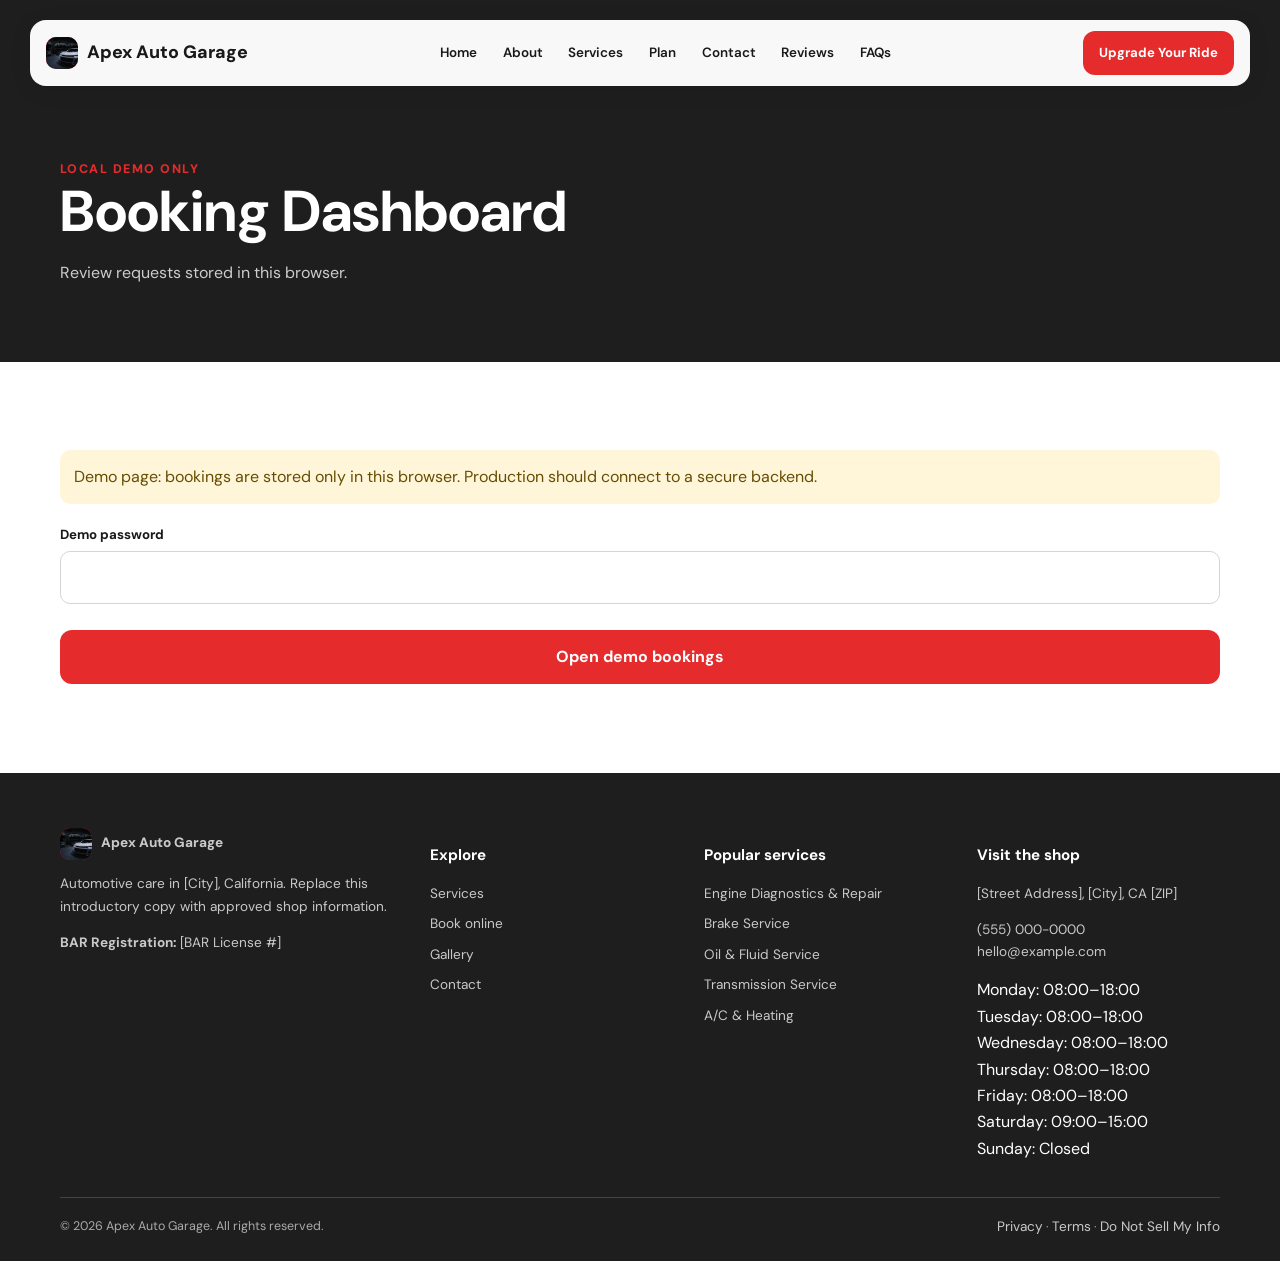
<file: admin.html>
<!doctype html><html lang="en"><head><meta charset="utf-8"><meta name="viewport" content="width=device-width,initial-scale=1"><title>Demo Admin | Apex Auto Garage</title><meta name="description" content="Local demo booking dashboard."><link rel="icon" href="images/logo/logo.jpg"><link rel="stylesheet" href="css/styles.css"><script defer src="js/siteConfig.js"></script><script defer src="js/main.js"></script><script defer src="js/admin.js"></script></head><body><header class="page-hero"><div class="container"><span class="section__eyebrow">Local demo only</span><h1>Booking Dashboard</h1><p>Review requests stored in this browser.</p></div></header><main id="main" class="section"><div class="container" data-admin></div></main></body></html>
</file>
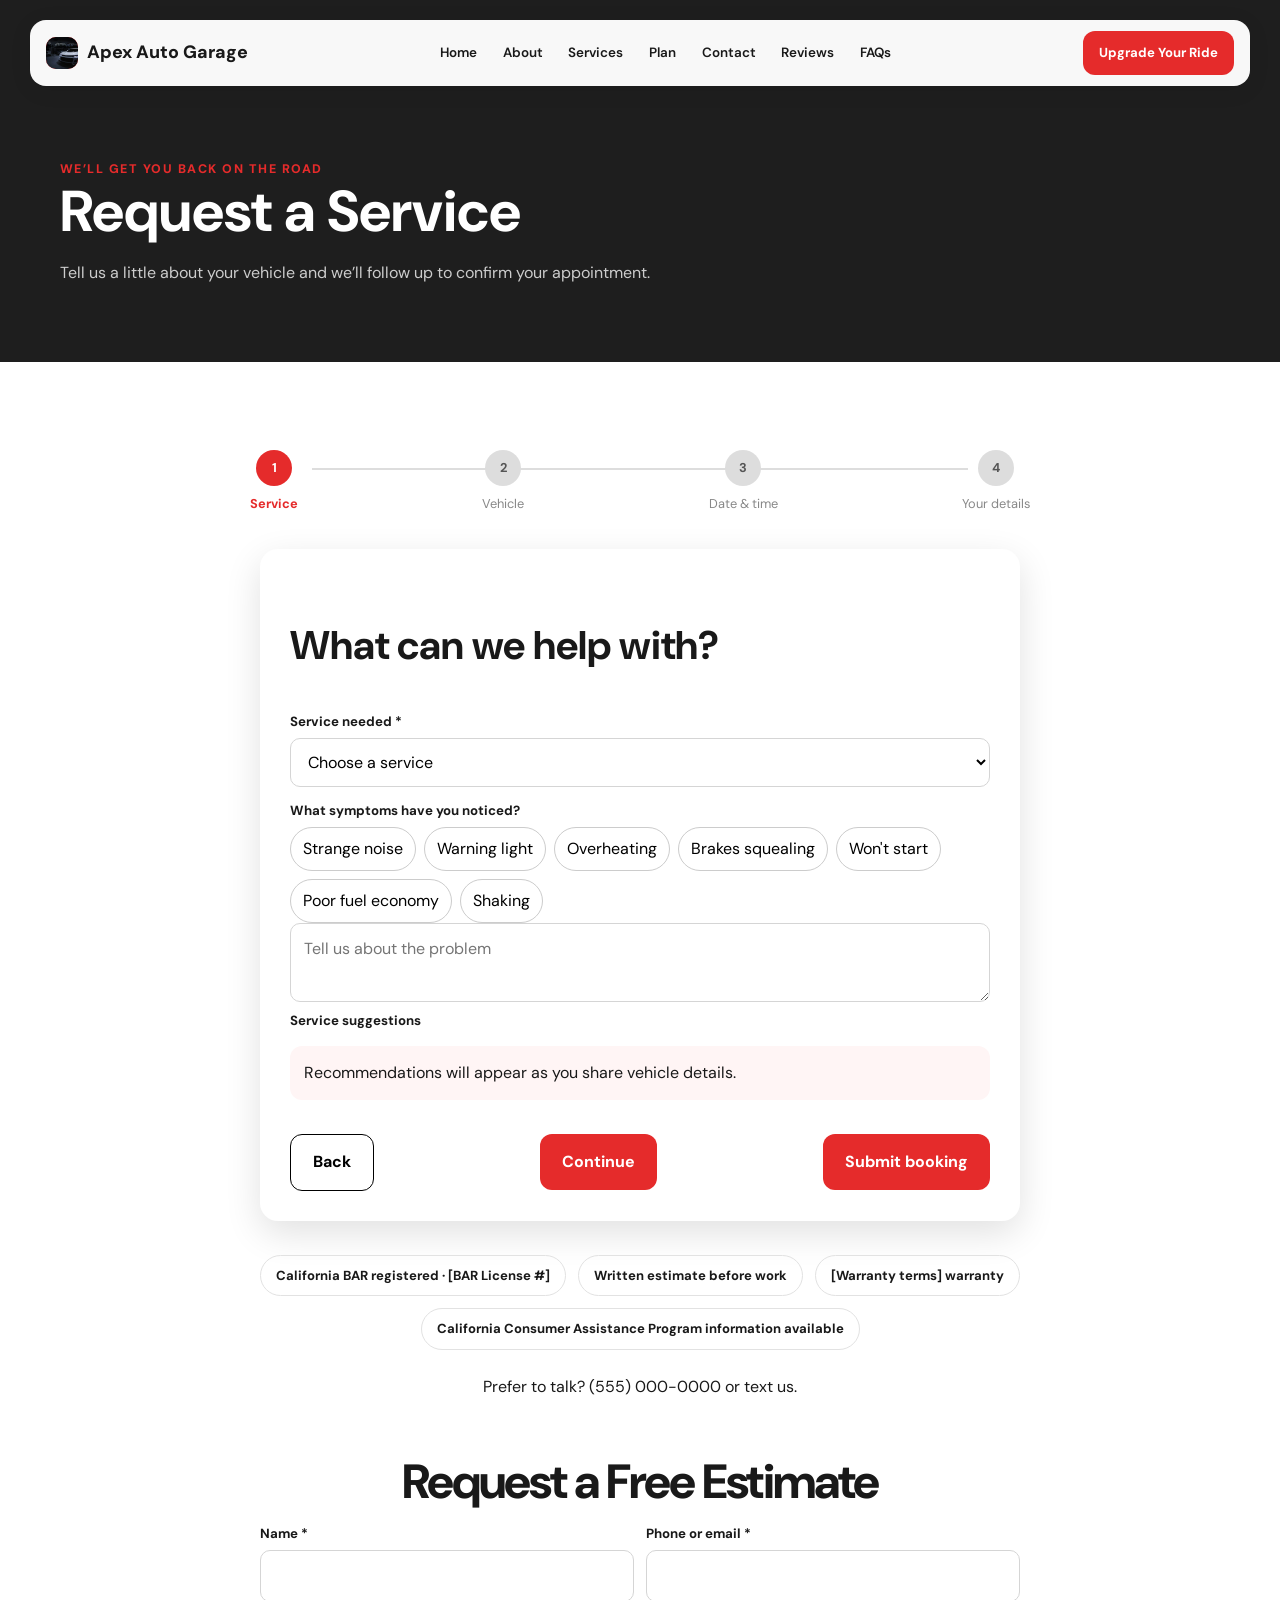
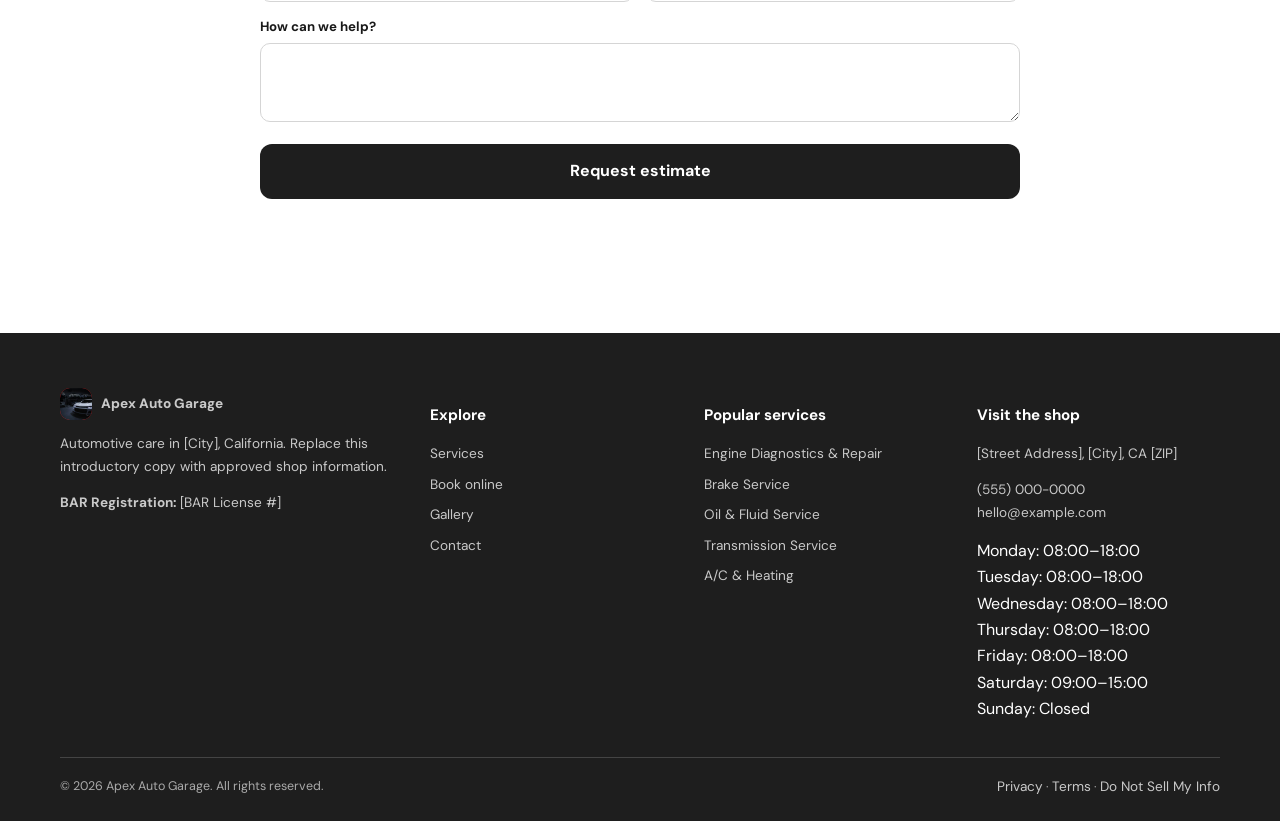
<file: booking.html>
<!doctype html><html lang="en"><head><meta charset="utf-8"><meta name="viewport" content="width=device-width,initial-scale=1"><title>Book a Service | Apex Auto Garage</title><meta name="description" content="Request an auto service appointment or free estimate from Apex Auto Garage."><meta property="og:title" content="Book a Service | Apex Auto Garage"><meta property="og:description" content="Request an auto service appointment or estimate."><link rel="icon" href="images/logo/logo.jpg"><link rel="stylesheet" href="css/styles.css"><script defer src="js/siteConfig.js"></script><script defer src="js/i18n.js"></script><script defer src="js/main.js"></script><script defer src="js/booking.js"></script></head><body><header class="page-hero"><div class="container"><span class="section__eyebrow">We’ll get you back on the road</span><h1>Request a Service</h1><p>Tell us a little about your vehicle and we’ll follow up to confirm your appointment.</p></div></header><main id="main" class="section"><div class="container"><div class="booking-steps" aria-label="Booking progress"><div class="booking-step is-active"><div class="booking-step__dot">1</div>Service</div><div class="booking-step"><div class="booking-step__dot">2</div>Vehicle</div><div class="booking-step"><div class="booking-step__dot">3</div>Date &amp; time</div><div class="booking-step"><div class="booking-step__dot">4</div>Your details</div></div><form class="booking-panel form" data-booking-form><div class="booking-panel__step is-active"><h2>What can we help with?</h2><div class="form__field"><label for="service">Service needed *</label><select id="service" name="service" required><option value="">Choose a service</option></select><div class="form__error"></div></div><div class="form__field"><label for="problem">What symptoms have you noticed?</label><div class="chips" data-symptoms></div><textarea id="problem" name="problem" placeholder="Tell us about the problem"></textarea></div><div class="form__field"><label>Service suggestions</label><div class="recommendations" data-recommendations>Recommendations will appear as you share vehicle details.</div></div></div><div class="booking-panel__step"><h2>Your vehicle</h2><div class="form__row"><div class="form__field"><label for="make">Make *</label><select id="make" name="make" required></select><div class="form__error"></div></div><div class="form__field"><label for="model">Model *</label><input id="model" name="model" required placeholder="e.g. Camry"><div class="form__error"></div></div></div><div class="form__field"><label for="year">Year *</label><select id="year" name="year" required></select><div class="form__error"></div></div><div class="form__field"><label for="plate">License plate (optional)</label><input id="plate" name="plate"></div></div><div class="booking-panel__step"><h2>Preferred date and time</h2><div class="form__row"><div class="form__field"><label for="date">Date *</label><input id="date" type="date" name="date" required><div class="form__error"></div></div><div class="form__field"><label for="time">Time slot *</label><select id="time" name="time" required><option value="">Choose a time</option><option>8:00–10:00 AM</option><option>10:00 AM–12:00 PM</option><option>12:00–2:00 PM</option><option>2:00–4:00 PM</option></select><div class="form__error"></div></div></div></div><div class="booking-panel__step"><h2>Your contact details</h2><div class="form__row"><div class="form__field"><label for="name">Full name *</label><input id="name" name="name" required autocomplete="name"><div class="form__error"></div></div><div class="form__field"><label for="phone">Phone *</label><input id="phone" name="phone" required type="tel" autocomplete="tel"><div class="form__error"></div></div></div><div class="form__field"><label for="email">Email *</label><input id="email" name="email" required type="email" autocomplete="email"><div class="form__error"></div></div><label><input type="checkbox" name="smsConsent" value="yes"> I agree to receive appointment updates by text.</label><p class="form__status" data-form-status aria-live="polite"></p></div><div class="booking-nav"><button type="button" class="button button--outline" data-back>Back</button><button type="button" class="button button--red" data-next>Continue</button><button type="submit" class="button button--red" data-submit hidden>Submit booking</button></div></form><div class="trust-strip" data-trust></div><p class="contact-inline">Prefer to talk? <a data-contact-phone href="tel:">Call us</a> or <a data-sms href="sms:">text us</a>.</p><section class="estimate-section"><h2 class="section__title">Request a Free Estimate</h2><form class="form" data-estimate-form><div class="form__row"><div class="form__field"><label for="estimate-name">Name *</label><input id="estimate-name" name="name" required></div><div class="form__field"><label for="estimate-contact">Phone or email *</label><input id="estimate-contact" name="contact" required></div></div><div class="form__field"><label for="estimate-details">How can we help?</label><textarea id="estimate-details" name="details"></textarea></div><button class="button button--dark">Request estimate</button><p data-estimate-status aria-live="polite"></p></form></section></div></main></body></html>
</file>
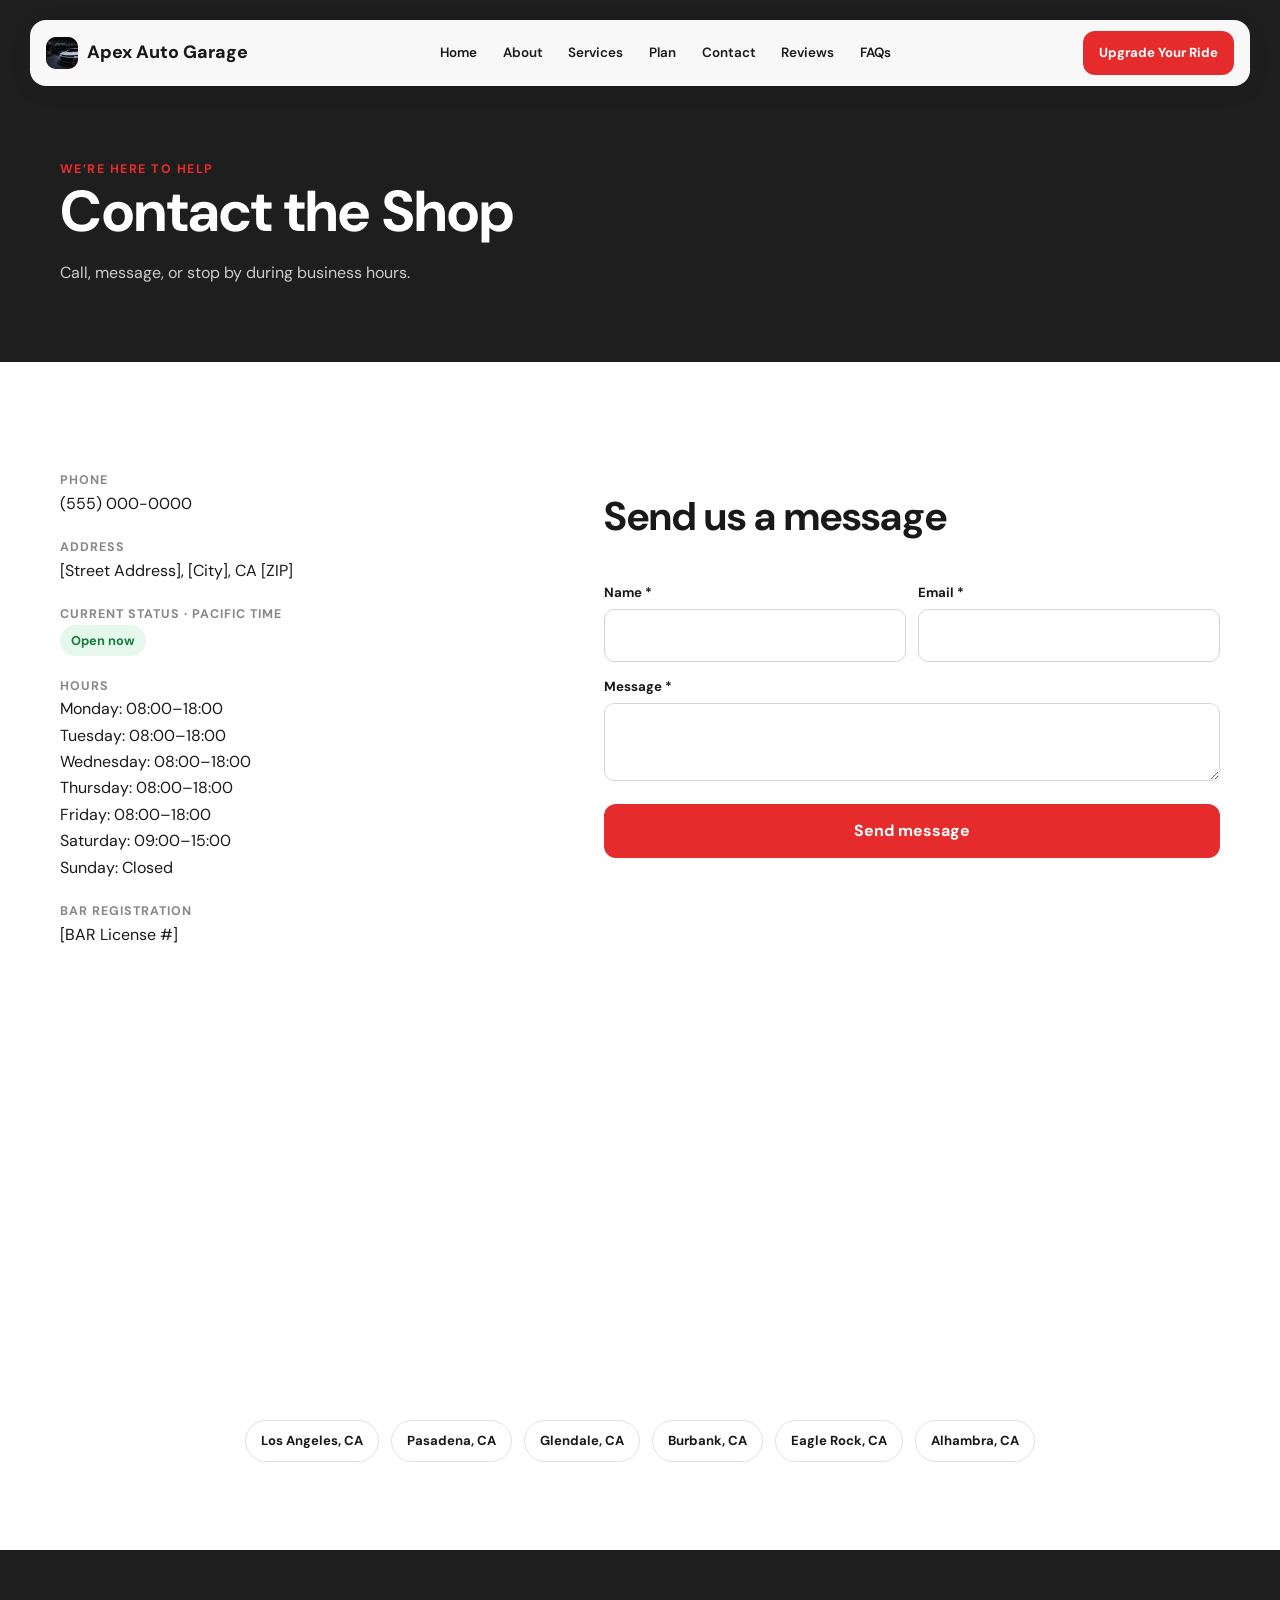
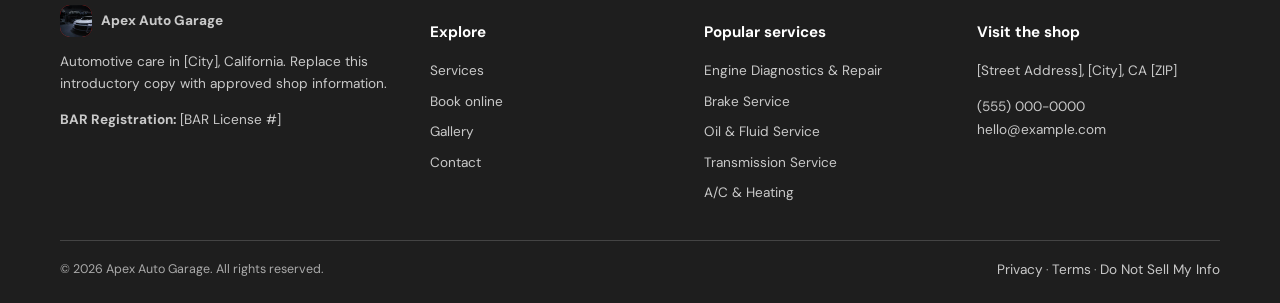
<file: contact.html>
<!doctype html><html lang="en"><head><meta charset="utf-8"><meta name="viewport" content="width=device-width,initial-scale=1"><title>Contact Apex Auto Garage | Auto Repair in California</title><meta name="description" content="Call or visit Apex Auto Garage in [City], California."><meta property="og:title" content="Contact Apex Auto Garage"><meta property="og:description" content="Call or visit our California auto repair shop."><link rel="icon" href="images/logo/logo.jpg"><link rel="stylesheet" href="css/styles.css"><script defer src="js/siteConfig.js"></script><script defer src="js/i18n.js"></script><script defer src="js/main.js"></script></head><body><header class="page-hero"><div class="container"><span class="section__eyebrow">We’re here to help</span><h1>Contact the Shop</h1><p>Call, message, or stop by during business hours.</p></div></header><main id="main" class="section"><div class="container contact-grid"><div class="contact-info"><div class="contact-info__item"><div class="contact-info__label">Phone</div><a class="contact-info__value" data-contact-phone href="tel:"></a></div><div class="contact-info__item"><div class="contact-info__label">Address</div><div data-contact-address></div></div><div class="contact-info__item"><div class="contact-info__label">Current status · Pacific Time</div><span class="open-indicator" data-open-now></span></div><div class="contact-info__item"><div class="contact-info__label">Hours</div><div data-hours-list></div></div><div class="contact-info__item"><div class="contact-info__label">BAR registration</div><div data-config="barLicense">[BAR License #]</div></div></div><div><h2>Send us a message</h2><form class="form" data-contact-form><div class="form__row"><div class="form__field"><label>Name *</label><input name="name" autocomplete="name" required></div><div class="form__field"><label>Email *</label><input name="email" type="email" autocomplete="email" required></div></div><div class="form__field"><label>Message *</label><textarea name="message" required></textarea></div><button class="button button--red">Send message</button><p data-contact-status aria-live="polite"></p></form></div></div><div class="container map-block"><iframe data-map title="Map showing the shop location" width="100%" height="360" loading="lazy" class="map-frame" referrerpolicy="no-referrer-when-downgrade"></iframe><div class="trust-strip" data-area></div></div></main></body></html>
</file>
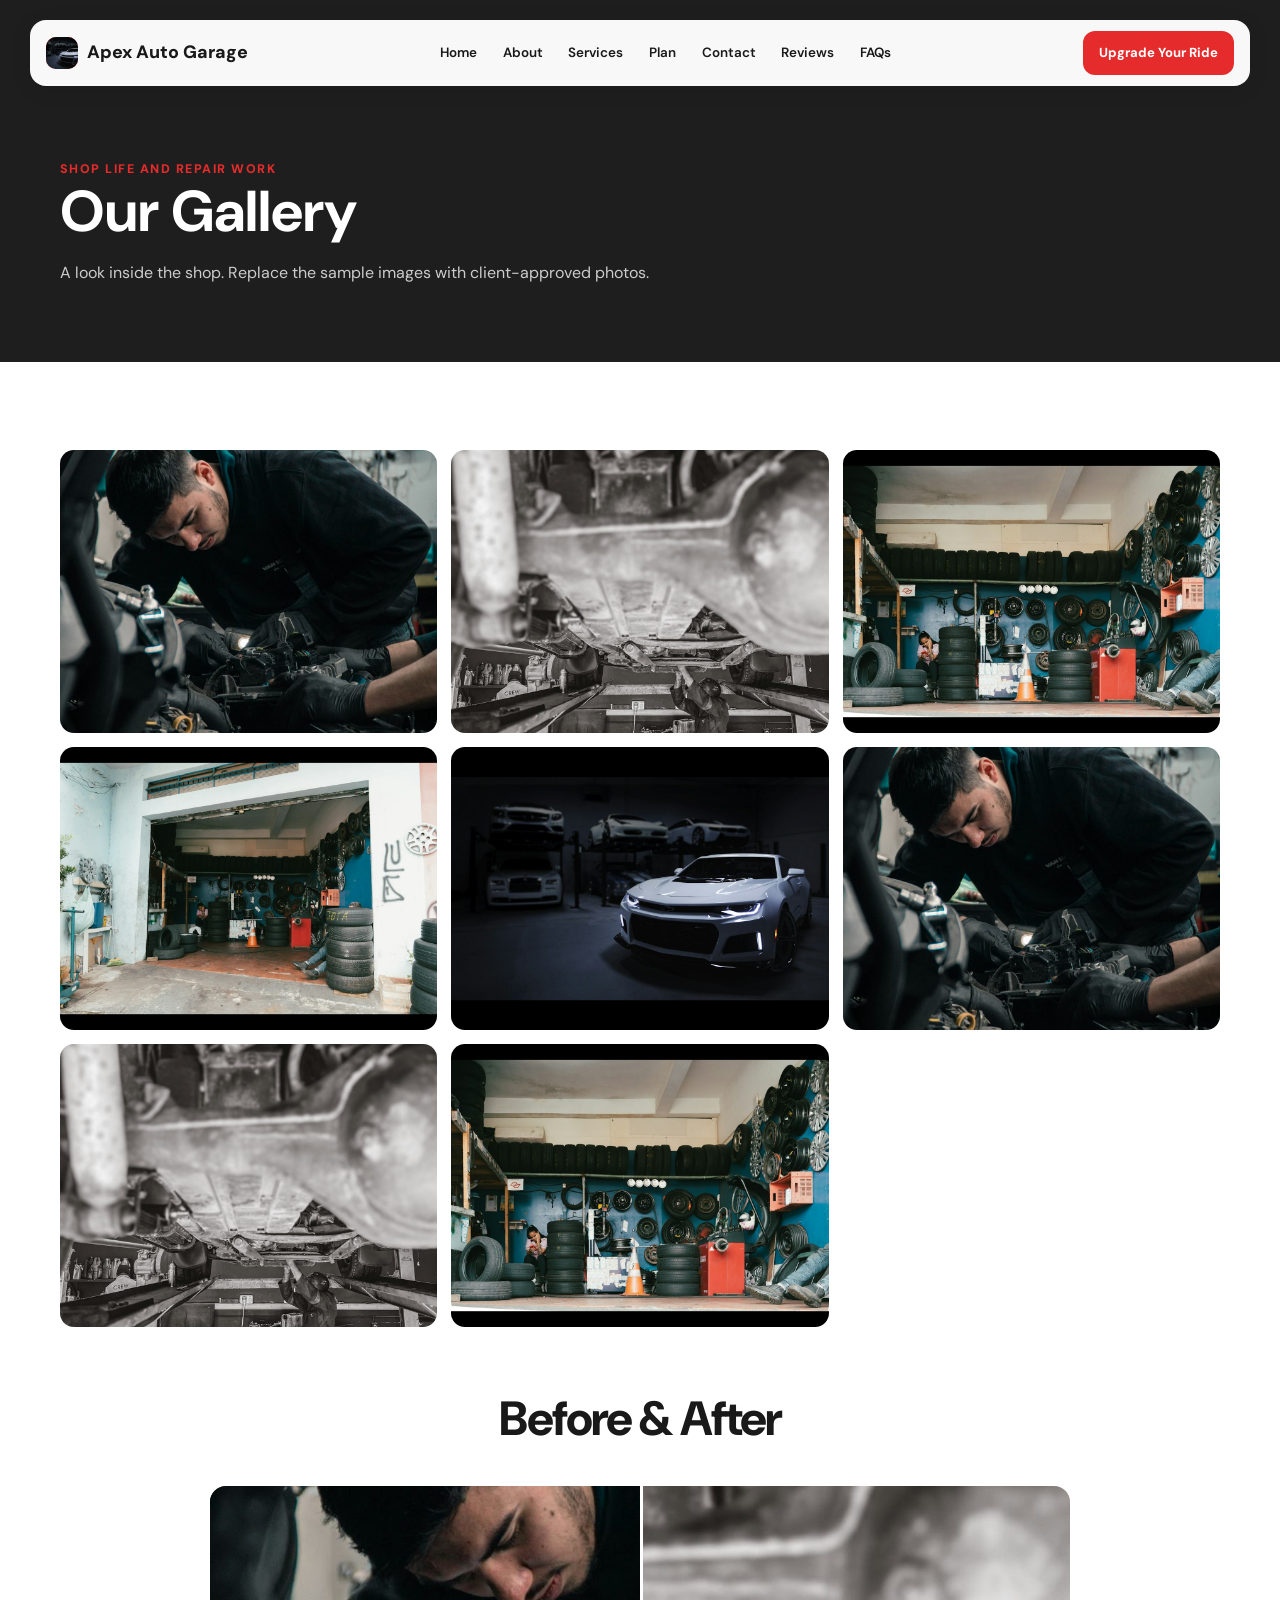
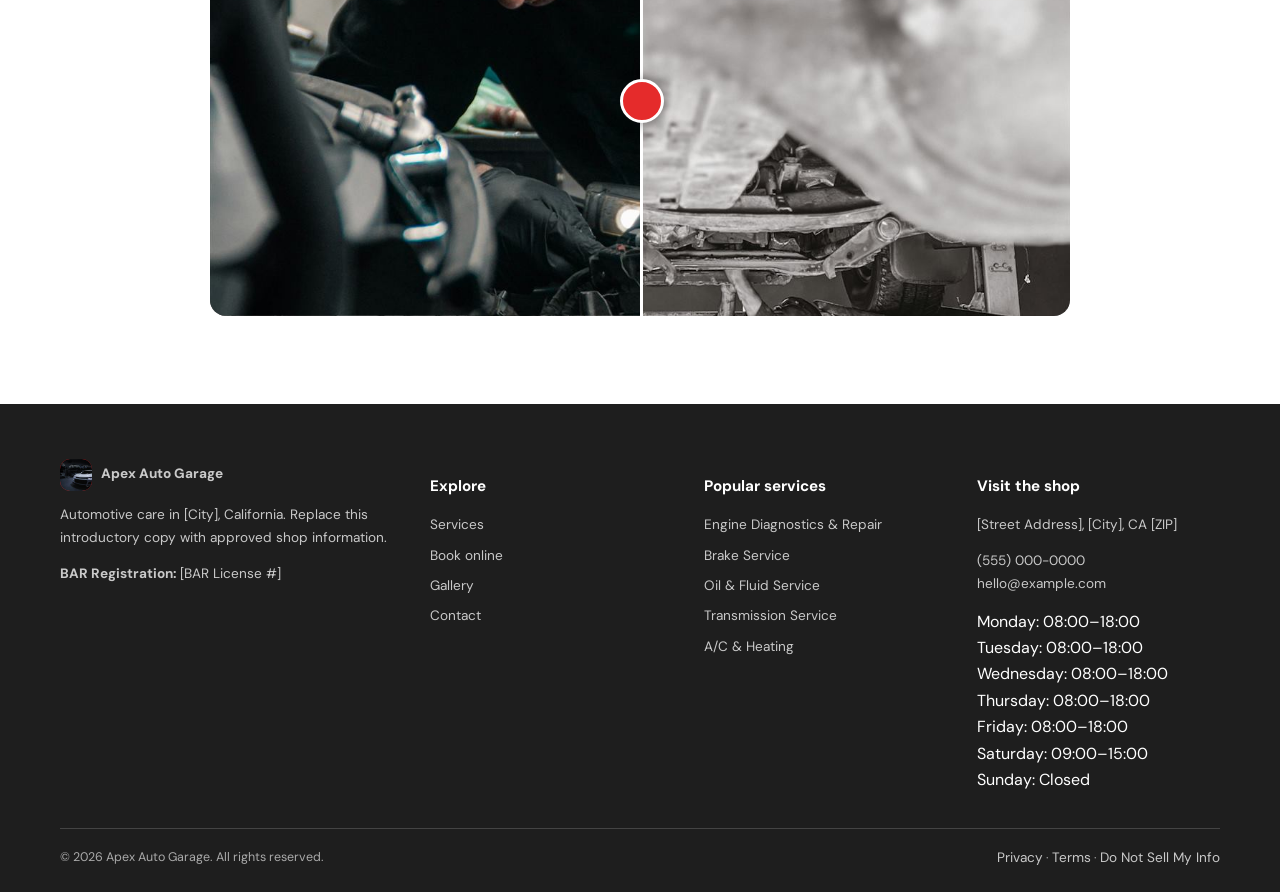
<file: gallery.html>
<!doctype html><html lang="en"><head><meta charset="utf-8"><meta name="viewport" content="width=device-width,initial-scale=1"><title>Shop Gallery | Apex Auto Garage</title><meta name="description" content="See our shop, team, and automotive work."><link rel="icon" href="images/logo/logo.jpg?v=photos1"><link rel="stylesheet" href="css/styles.css"><script defer src="js/siteConfig.js"></script><script defer src="js/main.js"></script></head><body><header class="page-hero"><div class="container"><span class="section__eyebrow">Shop life and repair work</span><h1>Our Gallery</h1><p>A look inside the shop. Replace the sample images with client-approved photos.</p></div></header><main id="main" class="section"><div class="container"><div class="gallery-grid" data-gallery><button class="gallery-item" type="button"><img src="images/gallery/gallery-1.jpg?v=photos1" srcset="images/gallery/gallery-1.jpg?v=photos1 1200w" sizes="(max-width:700px) 50vw,(max-width:1000px) 50vw,33vw" width="1200" height="900" loading="lazy" decoding="async" alt="Auto repair shop gallery photo 1" onerror="this.onerror=null;this.src='images/placeholder.jpg'"></button><button class="gallery-item" type="button"><img src="images/gallery/gallery-2.jpg?v=photos1" srcset="images/gallery/gallery-2.jpg?v=photos1 1200w" sizes="(max-width:700px) 50vw,(max-width:1000px) 50vw,33vw" width="1200" height="900" loading="lazy" decoding="async" alt="Auto repair shop gallery photo 2" onerror="this.onerror=null;this.src='images/placeholder.jpg'"></button><button class="gallery-item" type="button"><img src="images/gallery/gallery-3.jpg?v=photos1" srcset="images/gallery/gallery-3.jpg?v=photos1 1200w" sizes="(max-width:700px) 50vw,(max-width:1000px) 50vw,33vw" width="1200" height="900" loading="lazy" decoding="async" alt="Auto repair shop gallery photo 3" onerror="this.onerror=null;this.src='images/placeholder.jpg'"></button><button class="gallery-item" type="button"><img src="images/gallery/gallery-4.jpg?v=photos1" srcset="images/gallery/gallery-4.jpg?v=photos1 1200w" sizes="(max-width:700px) 50vw,(max-width:1000px) 50vw,33vw" width="1200" height="900" loading="lazy" decoding="async" alt="Auto repair shop gallery photo 4" onerror="this.onerror=null;this.src='images/placeholder.jpg'"></button><button class="gallery-item" type="button"><img src="images/gallery/gallery-5.jpg?v=photos1" srcset="images/gallery/gallery-5.jpg?v=photos1 1200w" sizes="(max-width:700px) 50vw,(max-width:1000px) 50vw,33vw" width="1200" height="900" loading="lazy" decoding="async" alt="Auto repair shop gallery photo 5" onerror="this.onerror=null;this.src='images/placeholder.jpg'"></button><button class="gallery-item" type="button"><img src="images/gallery/gallery-6.jpg?v=photos1" srcset="images/gallery/gallery-6.jpg?v=photos1 1200w" sizes="(max-width:700px) 50vw,(max-width:1000px) 50vw,33vw" width="1200" height="900" loading="lazy" decoding="async" alt="Auto repair shop gallery photo 6" onerror="this.onerror=null;this.src='images/placeholder.jpg'"></button><button class="gallery-item" type="button"><img src="images/gallery/gallery-7.jpg?v=photos1" srcset="images/gallery/gallery-7.jpg?v=photos1 1200w" sizes="(max-width:700px) 50vw,(max-width:1000px) 50vw,33vw" width="1200" height="900" loading="lazy" decoding="async" alt="Auto repair shop gallery photo 7" onerror="this.onerror=null;this.src='images/placeholder.jpg'"></button><button class="gallery-item" type="button"><img src="images/gallery/gallery-8.jpg?v=photos1" srcset="images/gallery/gallery-8.jpg?v=photos1 1200w" sizes="(max-width:700px) 50vw,(max-width:1000px) 50vw,33vw" width="1200" height="900" loading="lazy" decoding="async" alt="Auto repair shop gallery photo 8" onerror="this.onerror=null;this.src='images/placeholder.jpg'"></button></div><h2 class="section__title gallery-heading">Before &amp; After</h2><div class="before-after"><img src="images/gallery/before-1.jpg?v=photos1" alt="Vehicle condition before repair" width="1200" height="600" loading="lazy" decoding="async" onerror="this.onerror=null;this.src='images/placeholder.jpg'"><img class="before-after__after" src="images/gallery/after-1.jpg?v=photos1" alt="Vehicle condition after repair" width="1200" height="600" loading="lazy" decoding="async" onerror="this.onerror=null;this.src='images/placeholder.jpg'"><div class="before-after__line"></div><input type="range" min="0" max="100" value="50" aria-label="Reveal before and after images"></div></div></main></body></html>
</file>
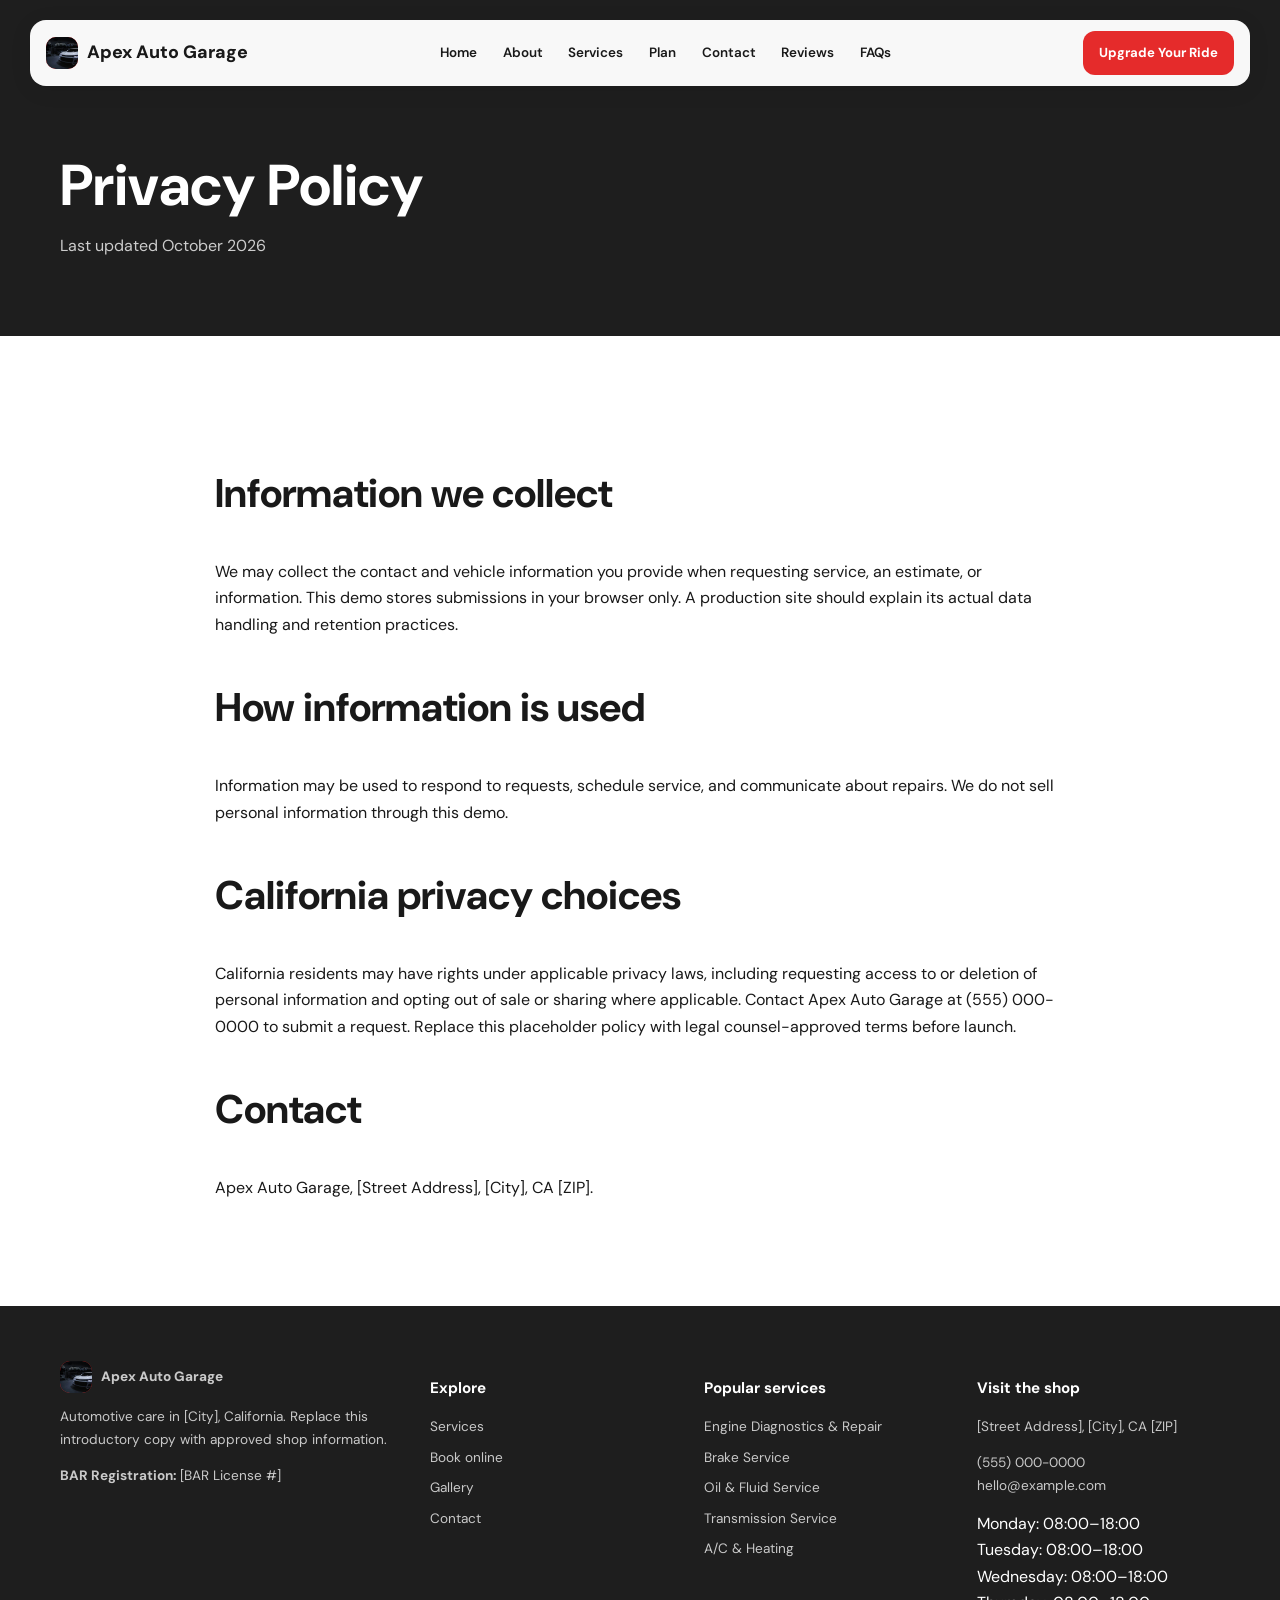
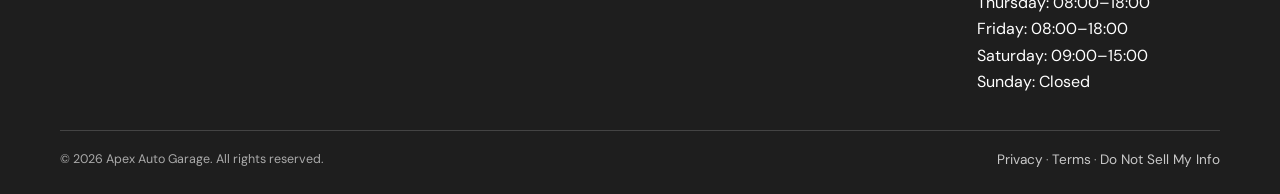
<file: privacy.html>
<!doctype html><html lang="en"><head><meta charset="utf-8"><meta name="viewport" content="width=device-width,initial-scale=1"><title>Privacy Policy | Apex Auto Garage</title><meta name="description" content="Privacy information for Apex Auto Garage."><link rel="icon" href="images/logo/logo.jpg"><link rel="stylesheet" href="css/styles.css"><script defer src="js/siteConfig.js"></script><script defer src="js/main.js"></script></head><body><header class="page-hero"><div class="container"><h1>Privacy Policy</h1><p>Last updated October 2026</p></div></header><main id="main" class="section"><article class="container detail-layout"><h2>Information we collect</h2><p>We may collect the contact and vehicle information you provide when requesting service, an estimate, or information. This demo stores submissions in your browser only. A production site should explain its actual data handling and retention practices.</p><h2>How information is used</h2><p>Information may be used to respond to requests, schedule service, and communicate about repairs. We do not sell personal information through this demo.</p><h2 id="ccpa">California privacy choices</h2><p>California residents may have rights under applicable privacy laws, including requesting access to or deletion of personal information and opting out of sale or sharing where applicable. Contact Apex Auto Garage at (555) 000-0000 to submit a request. Replace this placeholder policy with legal counsel-approved terms before launch.</p><h2>Contact</h2><p>Apex Auto Garage, [Street Address], [City], CA [ZIP].</p></article></main></body></html>
</file>
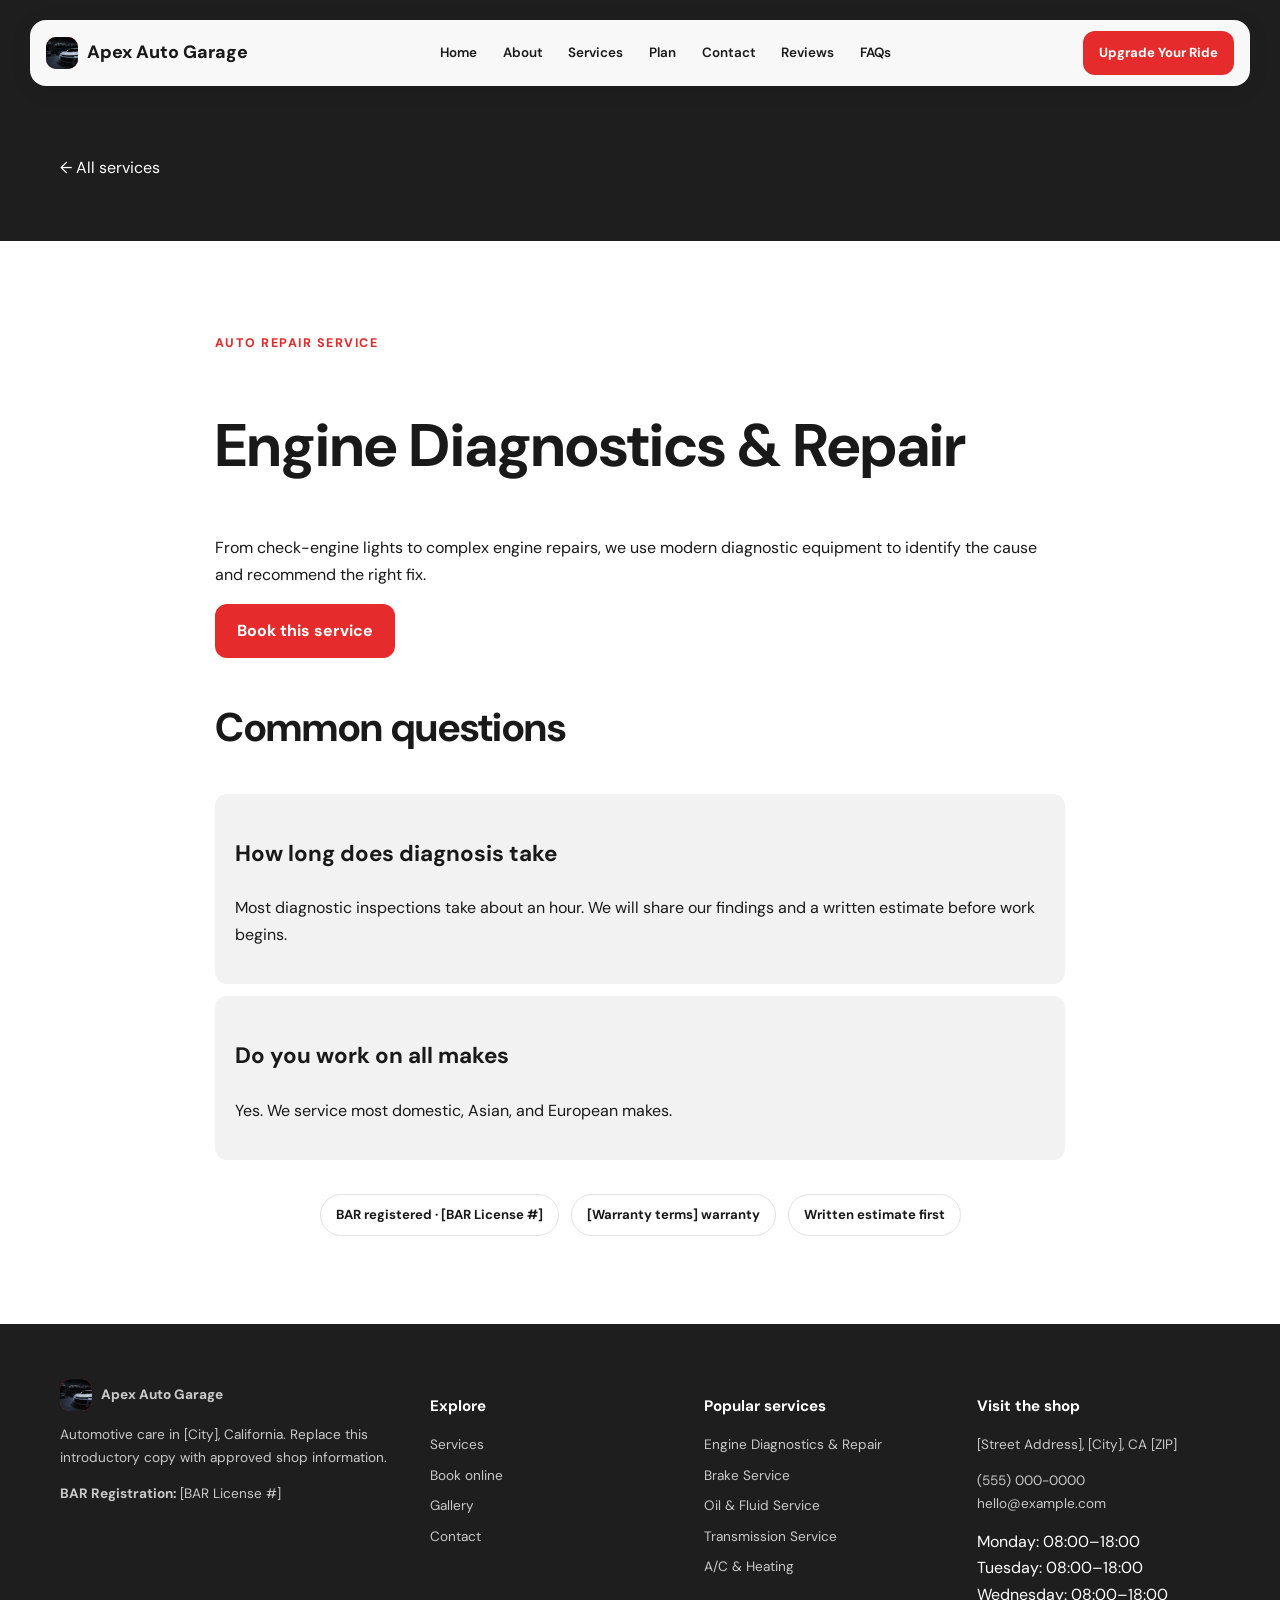
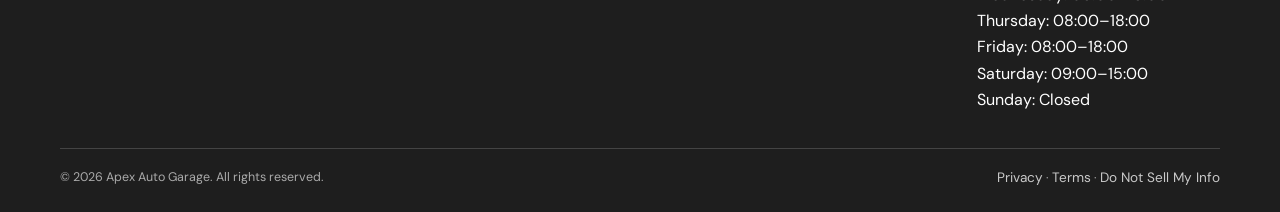
<file: service-detail.html>
<!doctype html><html lang="en"><head><meta charset="utf-8"><meta name="viewport" content="width=device-width,initial-scale=1"><title>Auto Repair Service | Apex Auto Garage</title><meta name="description" content="Learn about auto repair services at Apex Auto Garage."><meta property="og:title" content="Auto Repair Service | Apex Auto Garage"><link rel="icon" href="images/logo/logo.jpg"><link rel="stylesheet" href="css/styles.css"><script defer src="js/siteConfig.js"></script><script defer src="js/i18n.js"></script><script defer src="js/main.js"></script></head><body><header class="page-hero"><div class="container"><a href="services.html">← All services</a></div></header><main id="main" class="section"><div class="container" data-service-detail></div></main></body></html>
</file>
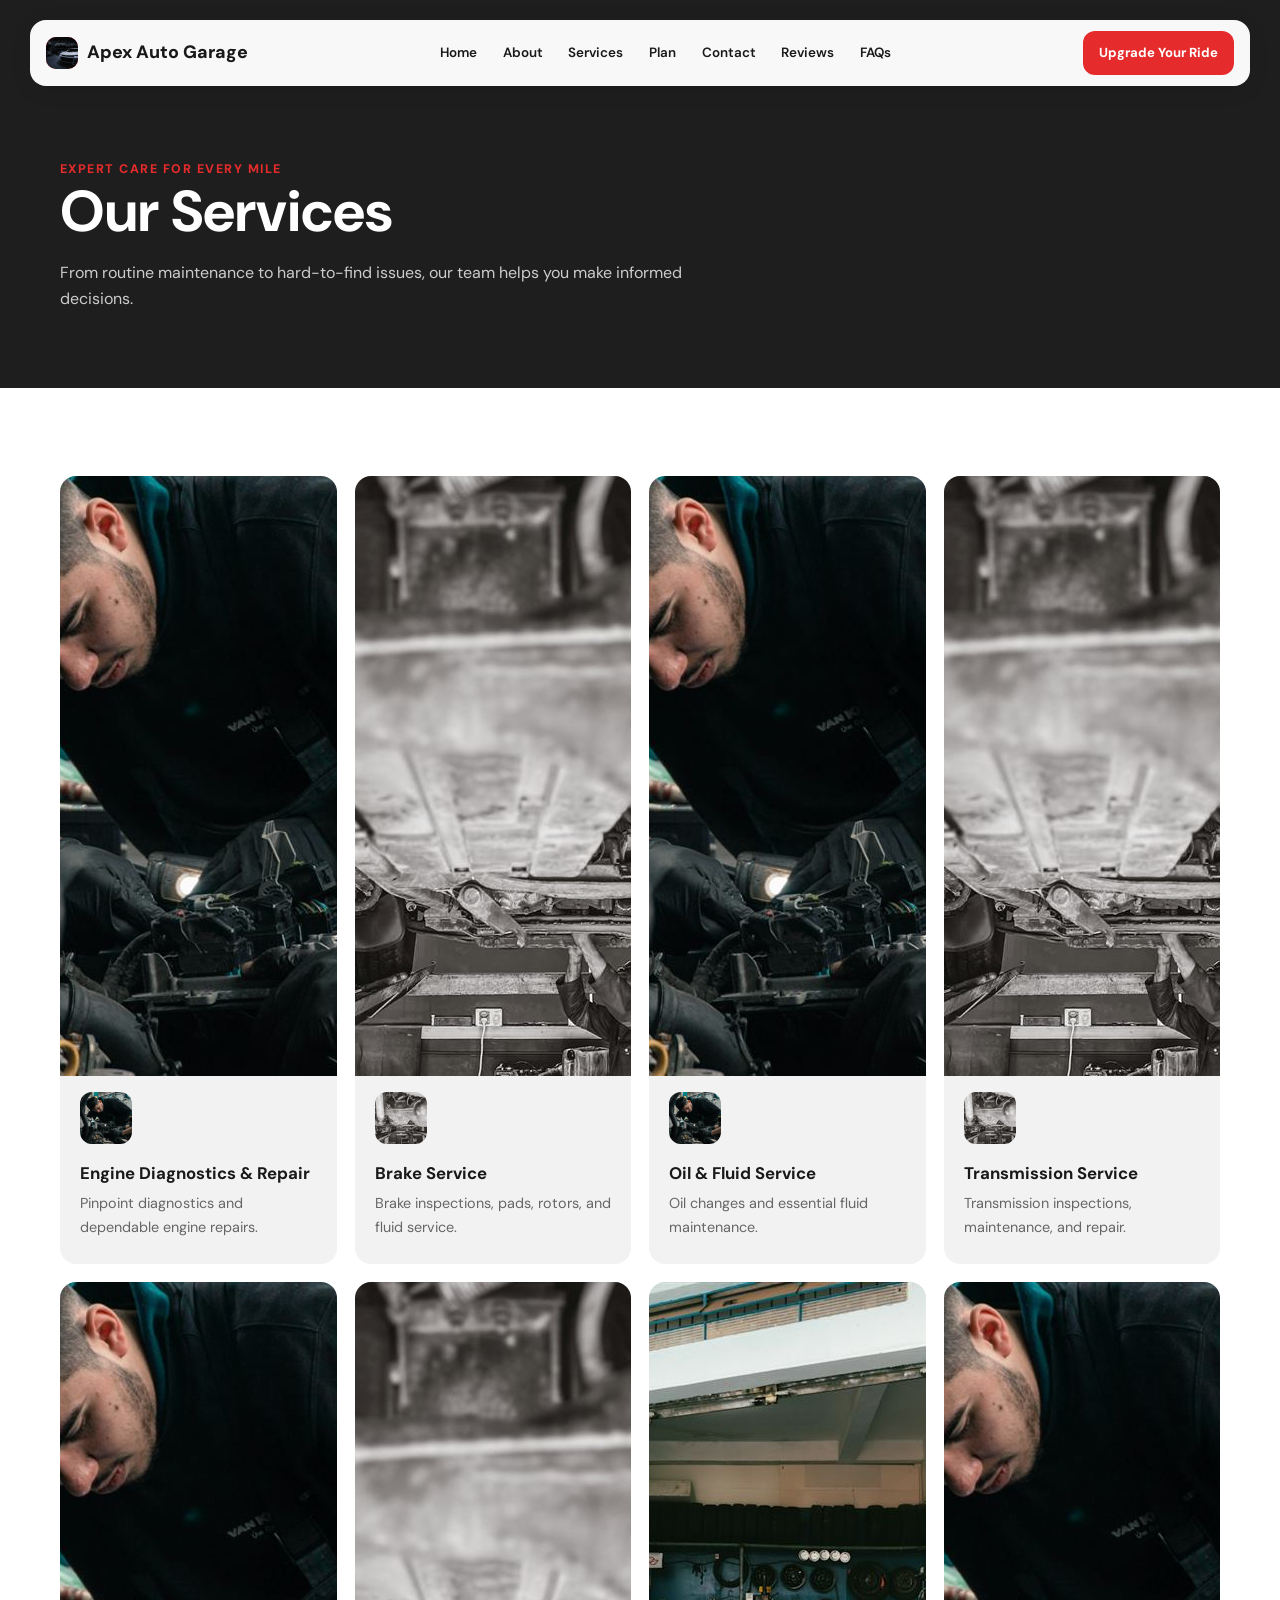
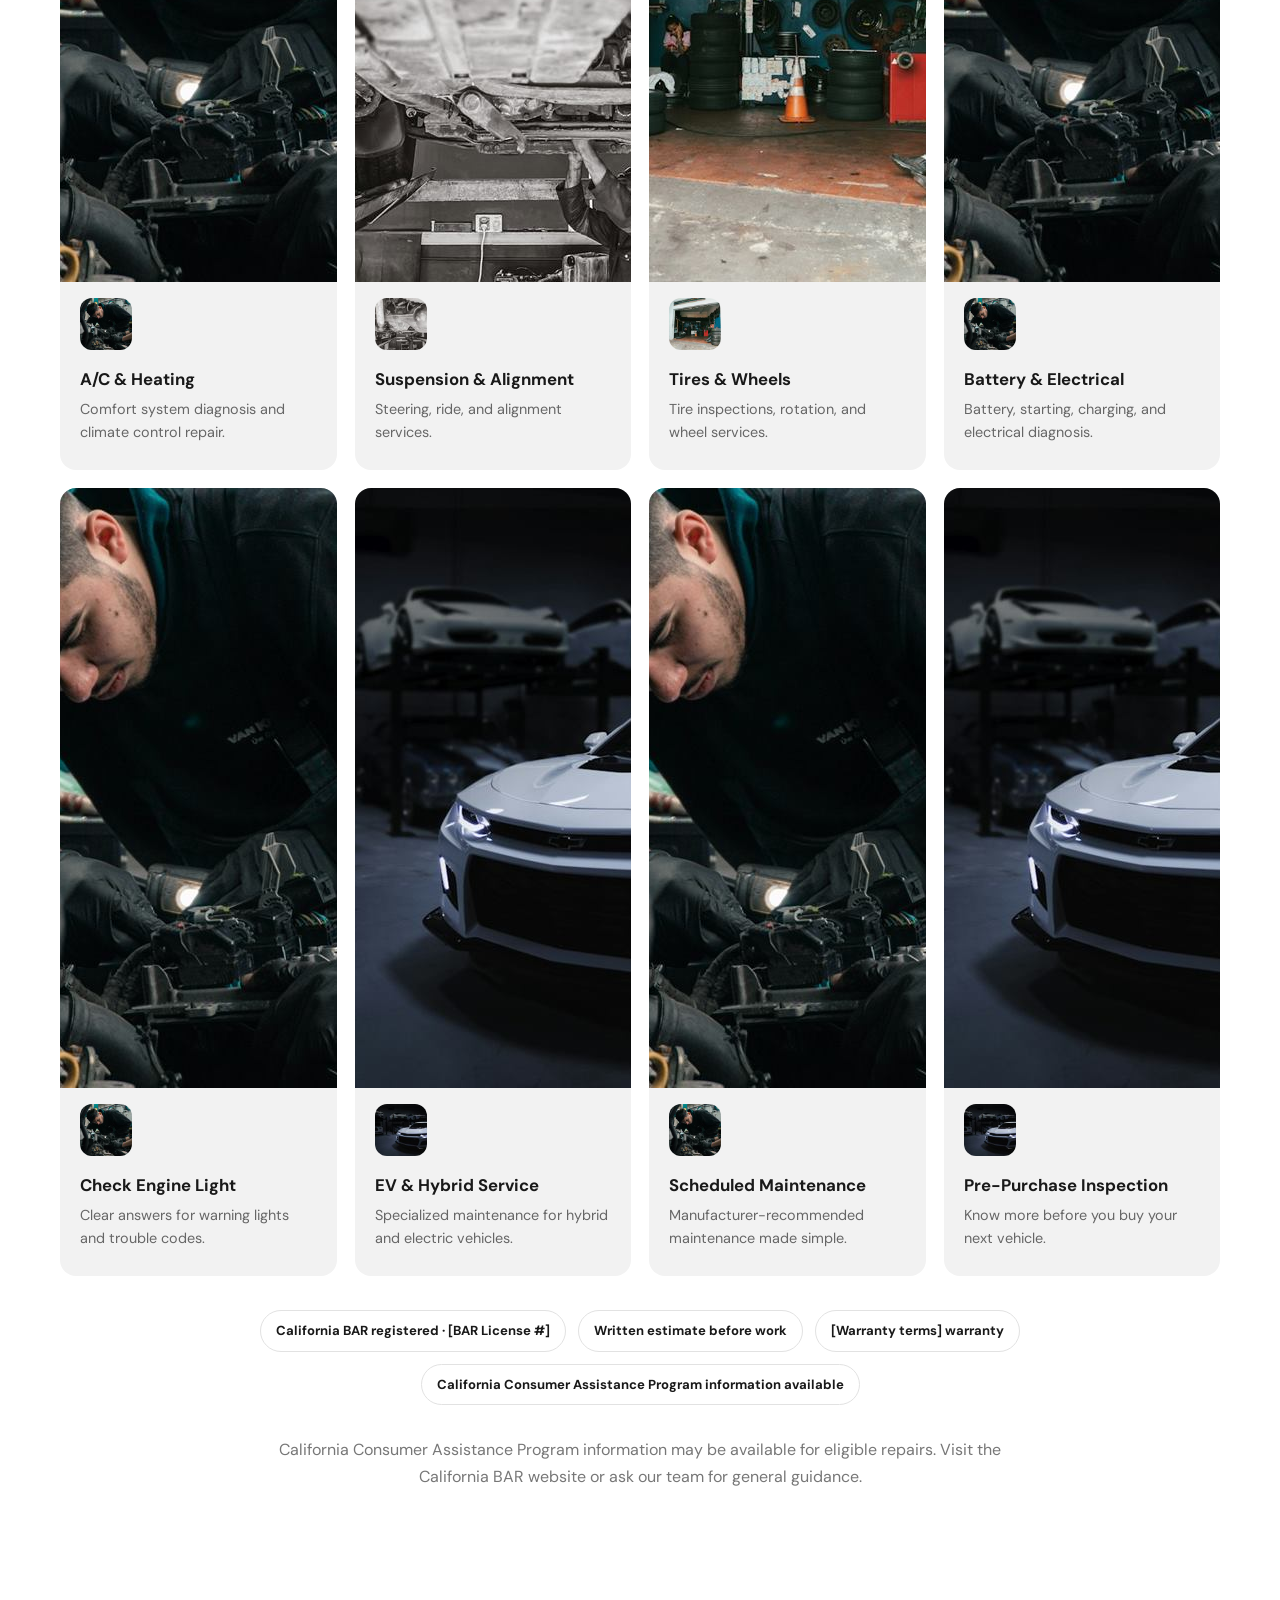
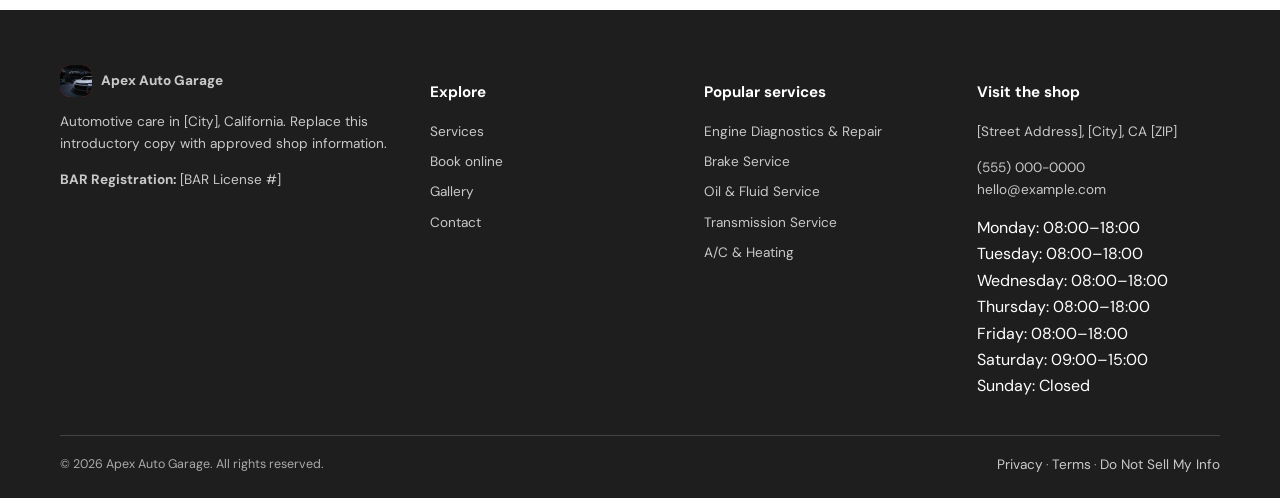
<file: services.html>
<!doctype html><html lang="en"><head><meta charset="utf-8"><meta name="viewport" content="width=device-width,initial-scale=1"><title>Auto Repair Services | Apex Auto Garage</title><meta name="description" content="Explore maintenance and repair services at Apex Auto Garage in California."><link rel="icon" href="images/logo/logo.jpg"><link rel="stylesheet" href="css/styles.css"><script defer src="js/siteConfig.js"></script><script defer src="js/i18n.js"></script><script defer src="js/main.js"></script></head><body><header class="page-hero"><div class="container"><span class="section__eyebrow">Expert care for every mile</span><h1>Our Services</h1><p>From routine maintenance to hard-to-find issues, our team helps you make informed decisions.</p></div></header><main id="main" class="section"><div class="container"><div class="service-grid" data-service-grid="all"></div><div class="trust-strip" data-trust></div><p class="service-area-note">California Consumer Assistance Program information may be available for eligible repairs. Visit the California BAR website or ask our team for general guidance.</p></div></main></body></html>
</file>
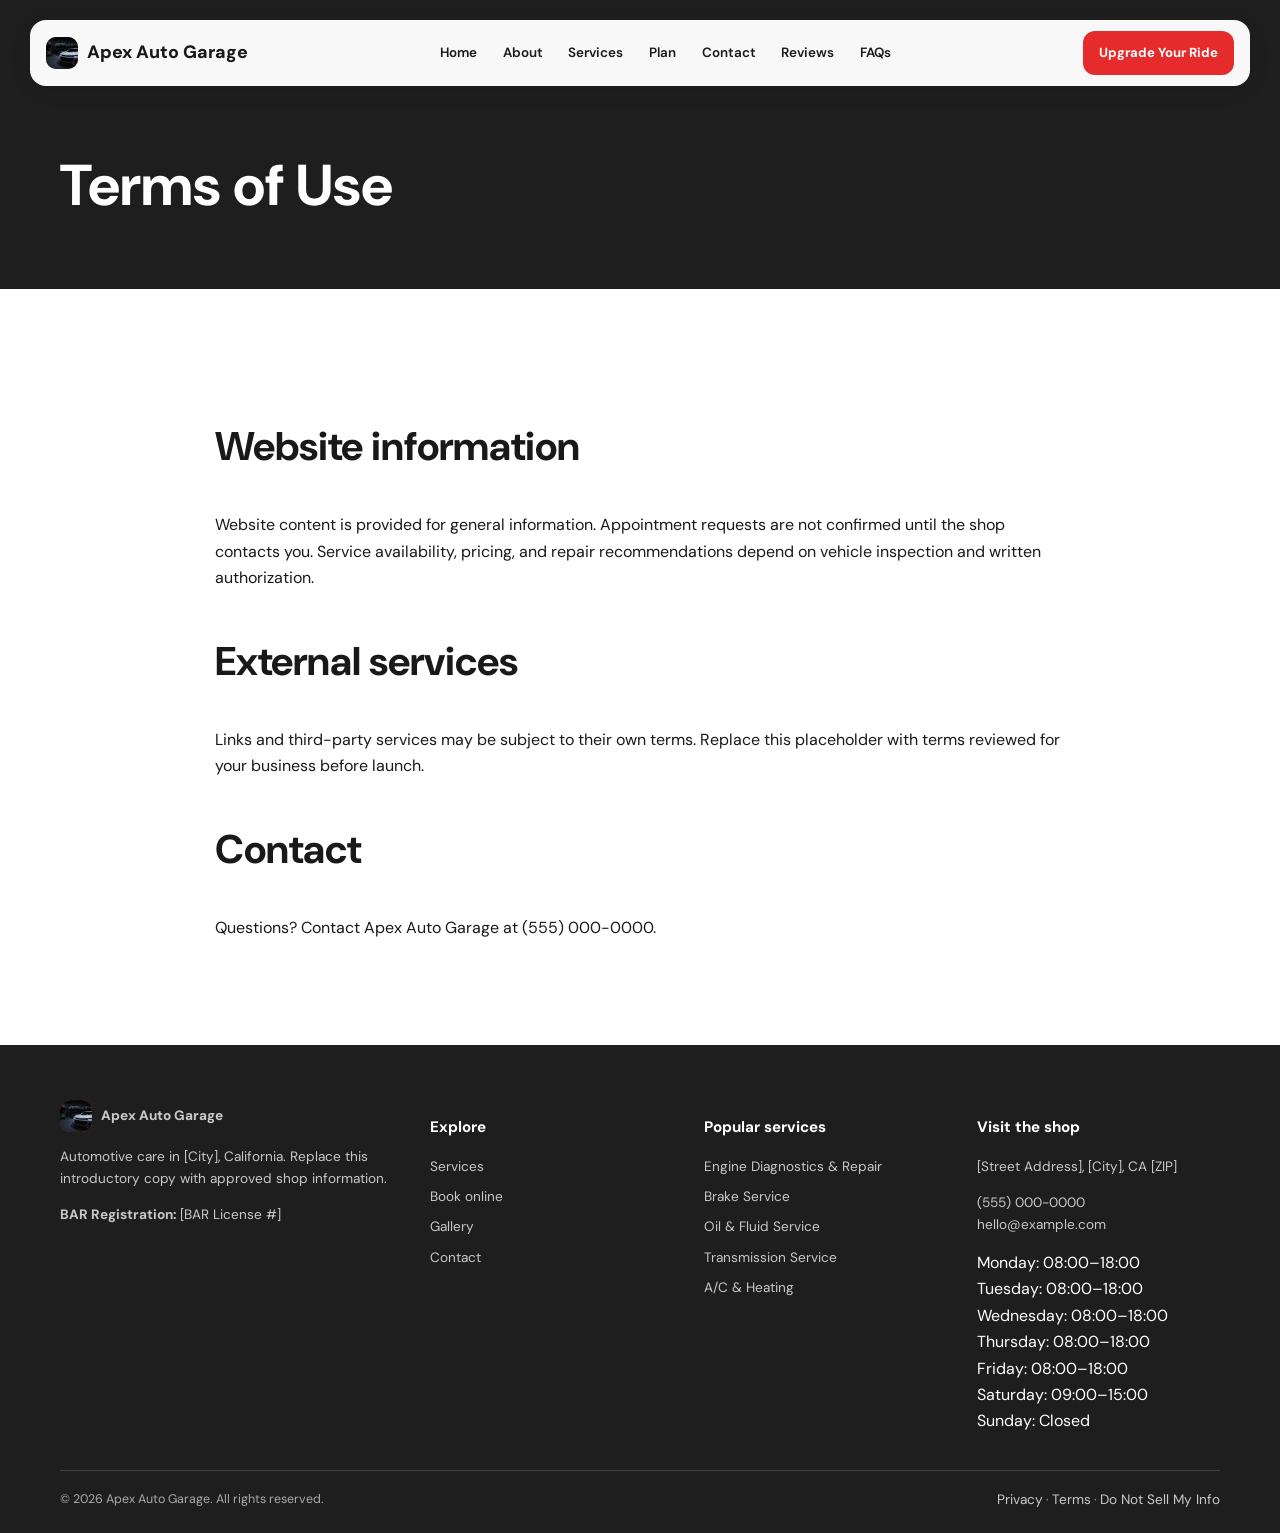
<file: terms.html>
<!doctype html><html lang="en"><head><meta charset="utf-8"><meta name="viewport" content="width=device-width,initial-scale=1"><title>Terms of Use | Apex Auto Garage</title><meta name="description" content="Terms of use for the Apex Auto Garage website."><link rel="icon" href="images/logo/logo.jpg"><link rel="stylesheet" href="css/styles.css"><script defer src="js/siteConfig.js"></script><script defer src="js/main.js"></script></head><body><header class="page-hero"><div class="container"><h1>Terms of Use</h1></div></header><main id="main" class="section"><article class="container detail-layout"><h2>Website information</h2><p>Website content is provided for general information. Appointment requests are not confirmed until the shop contacts you. Service availability, pricing, and repair recommendations depend on vehicle inspection and written authorization.</p><h2>External services</h2><p>Links and third-party services may be subject to their own terms. Replace this placeholder with terms reviewed for your business before launch.</p><h2>Contact</h2><p>Questions? Contact Apex Auto Garage at (555) 000-0000.</p></article></main></body></html>
</file>
<file: css/styles.css>
@import url('https://fonts.googleapis.com/css2?family=DM+Sans:wght@400;500;600;700;800&display=swap');
:root{--red:#E52B2B;--red-hover:#C81F1F;--charcoal:#1E1E1E;--charcoal-2:#2B2B2B;--white:#fff;--gray-card:#F2F2F2;--muted:#BDBDBD;--ink:#191919;--radius:16px;--shadow:0 12px 36px rgba(0,0,0,.12);--glow:0 8px 24px rgba(229,43,43,.35)}
*{box-sizing:border-box}html{scroll-behavior:smooth}body{margin:0;font:400 16px/1.65 'DM Sans',sans-serif;color:var(--ink);background:#fff}a{color:inherit;text-decoration:none}button,input,select,textarea{font:inherit}img{max-width:100%;display:block}button{cursor:pointer}.skip-link{position:absolute;left:-999px;top:0;background:#fff;padding:12px;z-index:1000}.skip-link:focus{left:12px}.container{width:min(1160px,calc(100% - 40px));margin:auto}.section{padding:88px 0}.section--dark{background:var(--charcoal);color:#fff}.section__eyebrow{color:var(--red);font-size:.78rem;font-weight:800;text-transform:uppercase;letter-spacing:.12em}.section__title{text-align:center;font-size:clamp(2rem,4vw,3rem);line-height:1.12;letter-spacing:-.04em;margin:8px 0 14px;font-weight:800}.section__intro{max-width:640px;text-align:center;margin:0 auto 42px;color:#777}.button{display:inline-flex;align-items:center;justify-content:center;gap:9px;border:0;border-radius:12px;padding:14px 22px;font-weight:700;transition:transform .25s,box-shadow .25s,background .2s}.button:hover{transform:translateY(-3px);box-shadow:var(--glow)}.button--red{background:var(--red);color:#fff}.button--red:hover{background:var(--red-hover)}.button--dark{background:var(--charcoal);color:#fff}.button--outline{background:transparent;border:1px solid currentColor}.button[disabled]{opacity:.55;cursor:wait}.navbar{position:absolute;z-index:30;top:20px;left:50%;transform:translateX(-50%);width:min(1220px,calc(100% - 40px));background:rgba(255,255,255,.97);border-radius:16px;padding:11px 16px;display:flex;align-items:center;justify-content:space-between;box-shadow:0 4px 22px rgba(0,0,0,.08);transition:all .25s}.navbar.is-sticky{position:fixed;top:10px;backdrop-filter:blur(12px);box-shadow:var(--shadow);padding-block:7px}.navbar__brand{font-size:1.12rem;font-weight:800;display:flex;align-items:center;gap:9px;white-space:nowrap}.navbar__mark{width:32px;height:32px;border-radius:10px;background:var(--red);display:grid;place-items:center;color:#fff}.navbar__links{display:flex;gap:clamp(12px,2vw,26px);align-items:center;font-size:.84rem;font-weight:600}.navbar__link{position:relative}.navbar__link:after{content:'';position:absolute;left:0;right:100%;bottom:-5px;height:2px;background:var(--red);transition:right .2s}.navbar__link:hover:after{right:0}.navbar__cta{padding:11px 16px;font-size:.82rem}.navbar__toggle{display:none;border:0;background:transparent;padding:8px}.navbar__mobile{display:none}.hero{min-height:720px;height:min(850px,100vh);position:relative;background:#181818;color:#fff;display:flex;align-items:flex-end;overflow:hidden;padding:150px max(20px,calc((100vw - 1160px)/2)) 105px}.hero:before{content:'';position:absolute;inset:0;background:linear-gradient(90deg,rgba(13,13,13,.82),rgba(13,13,13,.4) 55%,rgba(13,13,13,.2)),linear-gradient(0deg,rgba(13,13,13,.62),transparent 70%)}.hero__content{position:relative;max-width:710px}.hero__headline{font-size:clamp(2.7rem,6.3vw,4.25rem);line-height:1.03;letter-spacing:-.05em;margin:0 0 22px;font-weight:800}.hero__subtext{font-size:1.12rem;color:#eee;max-width:540px;margin:0 0 30px}.hero__action{position:absolute;right:max(20px,calc((100vw - 1160px)/2));bottom:115px;z-index:2}.stats{position:relative;margin-top:-60px;z-index:3}.stats__grid{display:grid;grid-template-columns:repeat(4,1fr);gap:14px}.stats__card{background:var(--red);border-radius:14px;color:#fff;padding:22px;text-align:center;box-shadow:0 10px 25px rgba(229,43,43,.2)}.stats__number{font-weight:800;font-size:2.3rem;line-height:1.1}.stats__label{font-size:.88rem;margin-top:7px}.service-grid{display:grid;grid-template-columns:repeat(4,minmax(0,1fr));gap:18px}.service-card{display:block;background:var(--gray-card);padding:25px;border-radius:var(--radius);transition:transform .25s,box-shadow .25s;position:relative;overflow:hidden}.service-card:hover{transform:translateY(-7px);box-shadow:var(--shadow)}.service-card__icon{width:44px;height:44px;color:var(--charcoal);margin-bottom:20px;transition:color .2s}.service-card:hover .service-card__icon{color:var(--red)}.service-card__title{font-size:1.05rem;line-height:1.25;font-weight:700;margin:0 0 8px}.service-card__text{font-size:.9rem;color:#666;margin:0}.service-card:after{content:'';position:absolute;left:25px;bottom:0;width:0;height:3px;background:var(--red);transition:width .25s}.service-card:hover:after{width:52px}.trust-strip{display:flex;flex-wrap:wrap;gap:12px;justify-content:center;margin-top:34px}.trust-badge{border:1px solid #e2e2e2;border-radius:99px;padding:9px 15px;font-size:.82rem;font-weight:700}.trust-badge b{color:var(--red)}.split{display:grid;grid-template-columns:1fr 1fr;gap:44px;align-items:center}.feature-grid{display:grid;grid-template-columns:repeat(3,1fr);gap:16px}.feature{padding:23px;border-radius:14px;background:rgba(255,255,255,.08)}.feature__icon{color:var(--red);width:30px;height:30px;margin-bottom:13px}.feature h3{font-size:1rem;margin:0 0 5px}.feature p{color:#c5c5c5;font-size:.9rem;margin:0}.plans{display:grid;grid-template-columns:repeat(3,1fr);gap:18px}.plan{border:1px solid #e6e6e6;border-radius:16px;padding:30px;position:relative}.plan--popular{border:2px solid var(--red);box-shadow:var(--shadow)}.plan__tag{position:absolute;right:15px;top:15px;color:#fff;background:var(--red);border-radius:20px;padding:5px 10px;font-size:.7rem;font-weight:700}.plan__price{font-size:1.6rem;font-weight:800;margin:15px 0}.plan ul{padding-left:19px;color:#666;min-height:126px}.plan li{margin:8px 0}.trust-banner{background:var(--charcoal-2);color:#fff;border-radius:20px;padding:34px;display:flex;align-items:center;justify-content:space-between;gap:20px}.trust-banner h2{margin:0;font-size:1.7rem}.trust-banner p{color:#ccc;margin:5px 0 0}.gallery-grid{display:grid;grid-template-columns:repeat(3,1fr);gap:14px}.gallery-item{border:0;padding:0;background:#ddd;border-radius:14px;overflow:hidden;cursor:pointer;aspect-ratio:4/3}.gallery-item img{width:100%;height:100%;object-fit:cover;transition:transform .35s}.gallery-item:hover img{transform:scale(1.06)}.before-after{position:relative;max-width:860px;margin:40px auto 0;overflow:hidden;border-radius:16px;aspect-ratio:16/8;background:#ddd}.before-after img{position:absolute;width:100%;height:100%;object-fit:cover}.before-after__after{clip-path:inset(0 50% 0 0)}.before-after input{position:absolute;inset:0;width:100%;height:100%;opacity:0;cursor:ew-resize}.before-after__line{position:absolute;left:50%;height:100%;width:3px;background:#fff;pointer-events:none}.review-carousel{max-width:740px;margin:auto;text-align:center}.review__stars{color:#f3ad25;letter-spacing:3px;font-size:1.2rem}.review__text{font-size:1.35rem;line-height:1.5;margin:15px 0}.review__author{font-weight:700}.review-controls{display:flex;justify-content:center;gap:10px;margin-top:20px}.review-controls button,.lightbox__close,.lightbox__prev,.lightbox__next{background:transparent;border:1px solid currentColor;border-radius:50%;width:42px;height:42px;color:inherit}.faq-list{max-width:820px;margin:auto}.faq{border-bottom:1px solid #ddd}.faq__question{width:100%;text-align:left;border:0;background:transparent;padding:20px 2px;font-weight:700;display:flex;justify-content:space-between;align-items:center}.faq__answer{max-height:0;overflow:hidden;color:#666;transition:max-height .3s,padding .3s}.faq.is-open .faq__answer{max-height:220px;padding:0 2px 18px}.contact-grid{display:grid;grid-template-columns:.9fr 1.1fr;gap:40px}.contact-info__item{margin:20px 0}.contact-info__label{font-size:.78rem;color:#888;text-transform:uppercase;font-weight:700;letter-spacing:.08em}.open-indicator{display:inline-block;border-radius:99px;background:#e6f7ec;color:#177c3b;padding:5px 11px;font-size:.8rem;font-weight:700}.open-indicator.is-closed{background:#fbe8e8;color:#a31c1c}.form{display:grid;gap:14px}.form__row{display:grid;grid-template-columns:1fr 1fr;gap:12px}.form__field label{display:block;font-size:.83rem;font-weight:700;margin-bottom:5px}.form input,.form select,.form textarea{width:100%;padding:12px 13px;border:1px solid #d5d5d5;border-radius:10px;background:#fff}.form textarea{min-height:110px;resize:vertical}.form__error{color:#bf1e1e;font-size:.78rem;min-height:1em}.form__status{font-weight:700}.site-footer{background:var(--charcoal);color:#fff;padding:55px 0 22px}.footer-grid{display:grid;grid-template-columns:1.4fr 1fr 1fr 1fr;gap:30px}.site-footer h3{font-size:.95rem}.site-footer p,.site-footer a{font-size:.85rem;color:#c9c9c9}.footer-links{display:grid;gap:8px}.footer-bottom{border-top:1px solid #444;margin-top:35px;padding-top:18px;display:flex;justify-content:space-between;gap:15px;font-size:.78rem;color:#aaa}.floating-call{display:none}.page-hero{background:var(--charcoal);color:#fff;padding:155px 0 60px}.page-hero h1{font-size:clamp(2.3rem,5vw,3.6rem);line-height:1.08;margin:0 0 12px}.page-hero p{color:#ccc;max-width:650px}.detail-layout{max-width:850px;margin:auto}.detail-layout h2{margin-top:36px}.service-faq{background:var(--gray-card);padding:20px;border-radius:12px;margin:12px 0}.booking-steps{display:flex;justify-content:space-between;margin:0 auto 35px;max-width:780px;position:relative}.booking-steps:before{content:'';position:absolute;left:8%;right:8%;top:18px;border-top:2px solid #ddd}.booking-step{position:relative;text-align:center;color:#888;font-size:.8rem}.booking-step__dot{margin:0 auto 7px;width:36px;height:36px;border-radius:50%;background:#ddd;color:#555;display:grid;place-items:center;font-weight:700}.booking-step.is-active{color:var(--red);font-weight:700}.booking-step.is-active .booking-step__dot,.booking-step.is-done .booking-step__dot{background:var(--red);color:#fff}.booking-panel{max-width:760px;margin:auto;background:#fff;border-radius:18px;padding:30px;box-shadow:var(--shadow)}.booking-panel__step{display:none}.booking-panel__step.is-active{display:block}.booking-nav{display:flex;justify-content:space-between;margin-top:20px}.chips{display:flex;flex-wrap:wrap;gap:8px}.chip{border:1px solid #ccc;border-radius:99px;padding:7px 12px;background:#fff}.chip.is-selected{background:#fee;color:#a11;border-color:var(--red)}.recommendations{padding:14px;border-radius:12px;background:#fff5f5;margin-top:14px}.success-screen{text-align:center;padding:40px}.success-screen__icon{width:64px;height:64px;margin:0 auto 18px;border-radius:50%;background:#e8f8ec;color:#16853a;display:grid;place-items:center;font-size:2rem}.admin-note{padding:14px;background:#fff6da;border-radius:10px;color:#674d00;margin-bottom:20px}.admin-booking{border:1px solid #ddd;padding:17px;border-radius:12px;margin:10px 0;display:flex;justify-content:space-between;gap:10px;align-items:center}.status{padding:4px 9px;border-radius:30px;font-size:.75rem;font-weight:700;background:#eee}.status--confirmed{background:#e1f5e7;color:#18753a}.status--cancelled{background:#fde7e7;color:#a21b1b}.lightbox{position:fixed;z-index:100;inset:0;background:rgba(0,0,0,.92);display:none;align-items:center;justify-content:center;color:#fff;padding:30px}.lightbox.is-open{display:flex}.lightbox img{max-width:min(100%,1000px);max-height:85vh;object-fit:contain}.lightbox__close{position:absolute;right:24px;top:24px}.lightbox__prev{position:absolute;left:24px}.lightbox__next{position:absolute;right:24px}.scroll-progress{position:fixed;z-index:100;top:0;left:0;height:3px;width:0;background:var(--red)}.preloader{position:fixed;z-index:110;inset:0;background:var(--charcoal);display:grid;place-items:center;color:#fff;transition:opacity .4s,visibility .4s}.preloader.is-done{opacity:0;visibility:hidden}.preloader__mark{width:44px;height:44px;background:var(--red);border-radius:14px;animation:pulse .8s infinite alternate}@keyframes pulse{to{transform:scale(.8);opacity:.6}}.fade-up{opacity:0;transform:translateY(22px);transition:opacity .7s,transform .7s}.fade-up.is-visible{opacity:1;transform:none}
@media(max-width:1000px){.navbar__links{gap:12px}.navbar__links .navbar__link:nth-child(n+5){display:none}.service-grid{grid-template-columns:repeat(2,1fr)}.footer-grid{grid-template-columns:repeat(2,1fr)}}
@media(max-width:700px){.section{padding:65px 0}.container{width:min(100% - 32px,560px)}.navbar{top:12px;width:calc(100% - 24px);padding:8px 10px}.navbar__links,.navbar__cta{display:none}.navbar__toggle{display:block}.navbar__mobile{position:fixed;inset:0;display:flex;visibility:hidden;opacity:0;flex-direction:column;align-items:center;justify-content:center;gap:20px;background:var(--charcoal);color:#fff;z-index:-1;transition:opacity .25s,visibility .25s}.navbar__mobile.is-open{visibility:visible;opacity:1;z-index:31}.navbar__mobile a{font-size:1.45rem;font-weight:700}.hero{height:730px;min-height:680px;padding:120px 22px 185px;background-position:58% center}.hero__headline{font-size:clamp(2.5rem,12vw,3.7rem)}.hero__subtext{font-size:1rem}.hero__action{left:22px;right:auto;bottom:95px}.stats{margin-top:-68px}.stats__grid{grid-template-columns:repeat(2,1fr);gap:10px}.stats__card{padding:17px 9px}.stats__number{font-size:1.8rem}.stats__label{font-size:.78rem}.service-grid{gap:11px}.service-card{padding:17px}.service-card__icon{width:35px;height:35px;margin-bottom:12px}.service-card__title{font-size:.93rem}.service-card__text{font-size:.8rem}.split,.contact-grid{grid-template-columns:1fr;gap:25px}.feature-grid{grid-template-columns:repeat(2,1fr)}.plans{grid-template-columns:1fr}.plan ul{min-height:0}.trust-banner{display:block;padding:25px}.trust-banner .button{margin-top:18px}.gallery-grid{grid-template-columns:repeat(2,1fr);gap:9px}.before-after{aspect-ratio:4/3}.form__row{grid-template-columns:1fr}.footer-grid{grid-template-columns:1fr 1fr;gap:20px}.footer-grid>div:first-child{grid-column:1/-1}.footer-bottom{display:block}.floating-call{display:flex;position:fixed;z-index:25;bottom:15px;right:15px;width:54px;height:54px;border-radius:50%;background:var(--red);color:#fff;align-items:center;justify-content:center;box-shadow:var(--glow)}.booking-panel{padding:20px}.booking-step{font-size:.67rem}.admin-booking{align-items:flex-start;flex-direction:column}.lightbox__prev{left:9px}.lightbox__next{right:9px}}
@keyframes kenburns{from{transform:scale(1)}to{transform:scale(1.09)}}.hero:after{content:'';position:absolute;z-index:0;inset:-3%;background:transparent;animation:kenburns 24s ease-in-out infinite alternate}.hero:before{z-index:1}.hero__content,.hero__action{z-index:2}.button--red{will-change:transform}.page-leaving{opacity:0;transition:opacity .22s}.navbar__mobile.is-open{z-index:31}@media(prefers-reduced-motion:reduce){*,*:before,*:after{scroll-behavior:auto!important;animation-duration:.01ms!important;animation-iteration-count:1!important;transition-duration:.01ms!important}.fade-up{opacity:1;transform:none}.hero:after{animation:none;transform:none}}

.section__eyebrow--center{display:block;text-align:center}.section__title--left{text-align:left}.text-muted-light{color:#c5c5c5}.center-action{text-align:center;margin-top:30px}.contact-inline{text-align:center;margin-top:24px}.estimate-section{max-width:760px;margin:55px auto 0}.section--not-found{text-align:center;padding-top:180px}.service-area-note{max-width:760px;text-align:center;margin:32px auto;color:#777}.gallery-heading{text-align:center;margin-top:65px}.map-block{margin-top:50px}.map-frame{border:0;border-radius:16px}


.form [aria-invalid='true']{border-color:#bf1e1e;box-shadow:0 0 0 3px rgba(191,30,30,.12)}.before-after__line:after{content:'';position:absolute;left:50%;top:50%;width:38px;height:38px;transform:translate(-50%,-50%);border:3px solid #fff;border-radius:50%;background:var(--red);box-shadow:0 2px 12px #0005}.language-toggle{border:1px solid #777;background:transparent;color:inherit;border-radius:99px;padding:8px 14px;cursor:pointer}.navbar__mobile .language-toggle{font-size:.9rem}.contact-float-actions{display:none}@media(max-width:700px){.contact-float-actions{position:fixed;z-index:25;left:15px;bottom:15px;display:flex;gap:8px}.contact-float-actions .button{padding:13px 16px}.floating-call{position:static;width:auto;height:48px;border-radius:99px;padding:0 15px}}

/* Responsive image-led cards and touch behavior */
html{scroll-behavior:smooth;overflow-x:clip}body{font-size:16px;overflow-x:clip}img{max-width:100%}.hero{height:min(850px,100svh);height:min(850px,100dvh);isolation:isolate}.hero__media{position:absolute;inset:0;z-index:0;overflow:hidden}.hero__media img{width:100%;height:100%;object-fit:cover;animation:kenburns 24s ease-in-out infinite alternate}.service-grid{grid-template-columns:repeat(auto-fit,minmax(min(100%,245px),1fr))}.service-card{padding:0 0 25px}.service-card__photo{display:block;width:100%;aspect-ratio:4/3;object-fit:cover;transition:transform .45s}.service-card:is(:hover,:focus-visible,:active) .service-card__photo{transform:scale(1.035)}.service-card__icon{display:inline-block;margin:16px 0 10px 20px;width:52px;height:52px}.service-card__icon img{display:block;width:100%;height:100%;object-fit:cover;border-radius:12px}.service-card__title,.service-card__text{margin-left:20px;margin-right:20px}.navbar__mark .ui-photo{width:32px;height:32px;object-fit:cover;border-radius:10px}.navbar__mobile{gap:8px;padding:76px 22px max(22px,env(safe-area-inset-bottom));overflow:auto}.navbar__mobile a,.navbar__mobile button{min-height:48px;display:flex;align-items:center;justify-content:center}.navbar__toggle{width:44px;height:44px;display:none}.hamburger-lines,.hamburger-lines:before,.hamburger-lines:after{display:block;width:22px;height:2px;background:currentColor;position:relative}.hamburger-lines:before,.hamburger-lines:after{content:'';position:absolute;left:0}.hamburger-lines:before{top:-7px}.hamburger-lines:after{top:7px}.contact-float-actions{padding-bottom:env(safe-area-inset-bottom)}.form input,.form select,.form textarea{font-size:16px;min-height:48px}.button,.chip,.review-controls button,.lightbox button,.faq__question{min-height:44px}.service-card:focus-visible,.button:focus-visible,.navbar a:focus-visible,.navbar button:focus-visible{outline:3px solid #e52b2b;outline-offset:3px}.faq__question span{font-size:0}.faq__question span:before{content:'+';font-size:22px}.faq.is-open .faq__question span:before{content:'?'}.ui-photo{display:block;object-fit:cover;border-radius:10px}.review-controls button{font-size:22px}.gallery-item img{width:100%;height:100%;object-fit:cover}.before-after img{width:100%;height:100%;object-fit:cover}.lightbox img{width:auto;height:auto}
@media(max-width:700px){.navbar__links,.navbar__cta{display:none}.navbar__toggle{display:grid;place-items:center}.navbar__mobile.is-open{position:fixed;inset:0;width:100vw;height:100svh;height:100dvh;z-index:31}.navbar__mobile a{font-size:1.2rem;width:min(100%,440px)}.hero{height:max(680px,92svh);height:max(680px,92dvh);min-height:0;padding-bottom:190px}.hero__action{bottom:100px}.service-grid{grid-template-columns:repeat(2,minmax(0,1fr))}.service-card__photo{aspect-ratio:1/1}.service-card__title{font-size:.92rem}.service-card__text{font-size:.82rem}.service-card{padding-bottom:16px}.service-card__icon{width:44px;height:44px;margin:12px 0 6px 14px}.service-card__title,.service-card__text{margin-left:14px;margin-right:14px}.booking-steps{gap:4px}.booking-step{flex:1}.booking-step__dot{width:34px;height:34px}.booking-panel{width:100%;max-width:100%}.booking-nav{gap:8px}.booking-nav .button{flex:1;padding-inline:10px}.stats__grid{grid-template-columns:repeat(2,minmax(0,1fr))}.gallery-grid{grid-template-columns:repeat(2,minmax(0,1fr))}.footer-grid{grid-template-columns:repeat(2,minmax(0,1fr))}.lightbox{padding:12px}.contact-float-actions{left:12px;right:12px;bottom:calc(12px + env(safe-area-inset-bottom));justify-content:flex-end}.contact-float-actions .floating-call{margin-right:auto}}
@media(max-width:359px){.container{width:calc(100% - 28px)}.service-card__icon{display:none}.service-card__title,.service-card__text{margin-left:12px;margin-right:12px}.booking-step{font-size:.6rem}.hero__headline{font-size:clamp(2.25rem,11vw,3rem)}}
@media(min-width:701px) and (max-width:1000px){.service-grid{grid-template-columns:repeat(2,minmax(0,1fr))}.navbar__links .navbar__link:nth-child(n+5){display:none}}
@media(prefers-reduced-motion:reduce){.hero__media img{animation:none}}

h1{font-size:clamp(2rem,5vw,3.75rem)}h2{font-size:clamp(1.5rem,3.6vw,2.5rem)}h3{font-size:clamp(1.05rem,2vw,1.4rem)}.feature__image{object-fit:cover;border-radius:12px}.navbar__brand .ui-photo{object-fit:cover}.lightbox__close,.lightbox__prev,.lightbox__next{font-size:1.5rem;line-height:1;touch-action:manipulation}.faq__question{gap:12px}.navbar__mobile .language-toggle{width:min(100%,440px)}

.navbar__toggle[aria-expanded="true"] .hamburger-lines{background:transparent}.navbar__toggle[aria-expanded="true"] .hamburger-lines:before{top:0;transform:rotate(45deg)}.navbar__toggle[aria-expanded="true"] .hamburger-lines:after{top:0;transform:rotate(-45deg)}

/* Keep content visible if scroll animation observers or third-party animation scripts fail. */
.fade-up{opacity:1!important;transform:none!important}section[id]{scroll-margin-top:112px}.plans,.plan{visibility:visible!important}.plans{min-height:1px}
</file>
